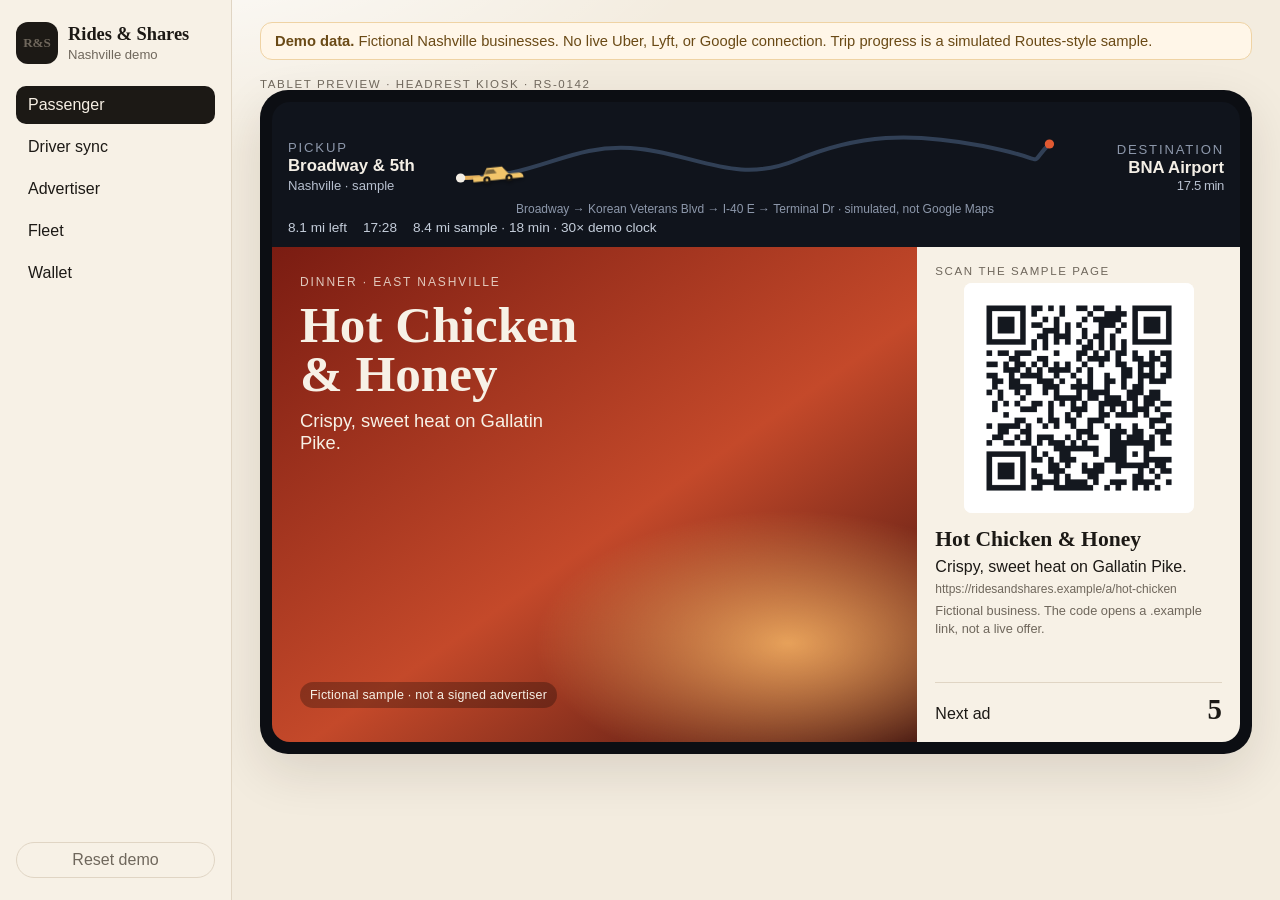
<file: prototype/index.html>
<!DOCTYPE html>
<html lang="en">
<head>
  <meta charset="utf-8" />
  <meta name="viewport" content="width=device-width, initial-scale=1" />
  <title>Rides &amp; Shares · Nashville demo</title>
  <link rel="stylesheet" href="styles.css" />
</head>
<body>
  <div class="app">
    <aside class="nav">
      <div class="brand">
        <span class="mark" aria-hidden="true">R&amp;S</span>
        <div>
          <strong>Rides &amp; Shares</strong>
          <span>Nashville demo</span>
        </div>
      </div>
      <nav aria-label="Demo screens">
        <a href="#passenger" data-screen="passenger">Passenger</a>
        <a href="#sync" data-screen="sync">Driver sync</a>
        <a href="#advertiser" data-screen="advertiser">Advertiser</a>
        <a href="#fleet" data-screen="fleet">Fleet</a>
        <a href="#wallet" data-screen="wallet">Wallet</a>
      </nav>
      <button type="button" class="text-btn" id="reset-demo">Reset demo</button>
    </aside>

    <div class="main">
      <p class="banner">
        <strong>Demo data.</strong>
        Fictional Nashville businesses. No live Uber, Lyft, or Google connection.
        Trip progress is a simulated Routes-style sample.
      </p>

      <section id="screen-passenger" class="screen" data-screen="passenger">
        <p class="screen-kicker">Tablet preview · headrest kiosk · RS-0142</p>
        <div class="bezel">
          <div class="kiosk">
            <header class="ride">
              <div class="ride-end">
                <span class="kicker">Pickup</span>
                <strong>Broadway &amp; 5th</strong>
                <span>Nashville · sample</span>
              </div>
              <div class="ride-map-wrap">
                <div class="ride-map">
                  <svg id="route-svg" viewBox="0 0 600 86" preserveAspectRatio="none" role="img" aria-label="Simulated route from Broadway to the airport">
                    <path id="route-base" d="M16 62 C 90 62, 120 28, 180 32 S 280 70, 340 44 S 450 16, 520 30 S 560 52, 584 28" />
                    <path id="route-done" d="M16 62 C 90 62, 120 28, 180 32 S 280 70, 340 44 S 450 16, 520 30 S 560 52, 584 28" />
                    <circle cx="16" cy="62" r="4.5" class="pin pin-start" />
                    <circle cx="584" cy="28" r="4.5" class="pin pin-end" />
                  </svg>
                  <div id="trip-car" class="car" aria-hidden="true">
                    <svg viewBox="0 0 68 32">
                      <path fill="#f2c56a" d="M6 20h12l5-9h18l7 9h12a5 5 0 0 1 5 5v1H6v-6z" />
                      <path fill="#1a1814" d="M23 13h8l3 5H20z" opacity=".55" />
                      <circle cx="22" cy="25" r="4.2" fill="#1a1814" />
                      <circle cx="48" cy="25" r="4.2" fill="#1a1814" />
                      <circle cx="22" cy="25" r="1.6" fill="#f2c56a" />
                      <circle cx="48" cy="25" r="1.6" fill="#f2c56a" />
                    </svg>
                  </div>
                </div>
                <p class="route-note" id="route-note">Simulated route · not Google Maps</p>
              </div>
              <div class="ride-end dest">
                <span class="kicker">Destination</span>
                <strong>BNA Airport</strong>
                <span id="trip-clock" class="clock">18.0 min</span>
              </div>
            </header>
            <div class="ride-meta">
              <span id="trip-miles">8.4 mi left</span>
              <span id="trip-clock-small">18:00</span>
              <span>8.4 mi sample · 18 min · 30× demo clock</span>
              <button type="button" id="replay-trip" hidden>Replay sample trip</button>
            </div>
            <div class="stage">
              <article class="poster" id="poster" aria-live="polite"></article>
              <aside class="qr-card">
                <p class="kicker">Scan the sample page</p>
                <canvas id="qr-canvas" width="240" height="240" aria-label="QR code"></canvas>
                <h3 id="qr-name">Advertiser</h3>
                <p id="qr-tag"></p>
                <p id="qr-url" class="url"></p>
                <p class="fine">Fictional business. The code opens a .example link, not a live offer.</p>
                <div class="ad-timer">
                  <span>Next ad</span>
                  <strong id="ad-count">6</strong>
                </div>
              </aside>
            </div>
          </div>
        </div>
      </section>

      <section id="screen-sync" class="screen" data-screen="sync" hidden>
        <header class="page-head">
          <div>
            <p class="screen-kicker">Driver phone</p>
            <h1>Send ads to the tablet</h1>
          </div>
          <p class="lede">Simulated Bluetooth. This page does not use a radio, a second device, or a network. Files stay in this browser tab.</p>
        </header>
        <div class="sync-layout">
        <div class="phone">
          <div class="phone-bar"><span>Rides &amp; Shares</span><span>Driver</span></div>
          <div id="sync-status" class="sync-status"></div>
          <ol id="file-list" class="file-list"></ol>
          <div class="sync-actions">
            <button type="button" id="connect-btn" class="btn primary">Connect</button>
            <button type="button" id="transfer-btn" class="btn" disabled>Transfer ads</button>
          </div>
          <p id="sync-log" class="sync-log" aria-live="polite"></p>
        </div>
        <aside class="card sync-aside">
          <div class="card-head">
            <h2>What this copies</h2>
            <span class="pill">Sample files</span>
          </div>
          <ul class="aside-list">
            <li><strong>Lantern Jazz Room</strong><span>Printers Alley · fictional</span></li>
            <li><strong>Germantown Coffee Roasters</strong><span>Germantown · fictional</span></li>
            <li><strong>12South Plant Shop</strong><span>12South · fictional</span></li>
          </ul>
          <p class="fine">After the transfer, open Passenger. The slideshow grows from 5 ads to 8, and the new slides are marked as coming from this sync. Fleet shows a fresh “last sync” on RS-0142. Advertiser marks those three campaigns as on the tablet.</p>
        </aside>
        </div>
      </section>

      <section id="screen-advertiser" class="screen" data-screen="advertiser" hidden>
        <header class="page-head">
          <div>
            <p class="screen-kicker">Advertiser dashboard</p>
            <h1>Sample campaigns</h1>
          </div>
          <p class="lede">Reporting for fictional businesses. Impressions, scans, and rates are demo figures, not measurements from a live network.</p>
        </header>
        <div class="kpis" id="kpis"></div>
        <div class="split">
          <div class="card">
            <div class="card-head">
              <h2 id="chart-title">Week of sample plays</h2>
              <span class="pill">Demo chart</span>
            </div>
            <div id="chart" class="chart"></div>
          </div>
          <div class="card">
            <div class="card-head">
              <h2>Campaigns</h2>
              <span class="pill" id="device-pill">RS-0142</span>
            </div>
            <div class="table-wrap">
              <table>
                <thead>
                  <tr>
                    <th>Business</th>
                    <th>Impressions</th>
                    <th>QR scans</th>
                    <th>Scan rate</th>
                    <th>On tablet</th>
                  </tr>
                </thead>
                <tbody id="campaign-rows"></tbody>
              </table>
            </div>
          </div>
        </div>
      </section>

      <section id="screen-fleet" class="screen" data-screen="fleet" hidden>
        <header class="page-head">
          <div>
            <p class="screen-kicker">Fleet</p>
            <h1>Tablets</h1>
          </div>
          <p class="lede">Device status in this demo. Battery, sync time, and app version are sample fields. Controls do not reach a real tablet.</p>
        </header>
        <div class="card">
          <div class="table-wrap">
            <table>
              <thead>
                <tr>
                  <th>Tablet</th>
                  <th>Status</th>
                  <th>Battery</th>
                  <th>Last sync</th>
                  <th>App</th>
                  <th>Assignment</th>
                </tr>
              </thead>
              <tbody id="fleet-rows"></tbody>
            </table>
          </div>
        </div>
        <div class="card controls">
          <div class="card-head">
            <h2>Controls · <span id="control-target">RS-0142</span></h2>
            <span class="pill">Simulated</span>
          </div>
          <div class="control-row">
            <button type="button" class="btn" id="btn-restart">Restart slideshow</button>
            <button type="button" class="btn" id="btn-ping">Ping tablet</button>
            <button type="button" class="btn" id="btn-charge">Toggle charging</button>
          </div>
          <p id="control-note" class="fine">Commands update this demo only.</p>
        </div>
      </section>

      <section id="screen-wallet" class="screen" data-screen="wallet" hidden>
        <header class="page-head">
          <div>
            <p class="screen-kicker">Driver wallet</p>
            <h1>October sample ledger</h1>
          </div>
          <p class="lede">Maya Chen is a fictional driver. These incentives are demo numbers, not a bank balance and not paid by Uber or Lyft.</p>
        </header>
        <div class="wallet-hero card">
          <div>
            <span class="kicker">Month to date · sample</span>
            <p class="total" id="wallet-total">$256.40</p>
            <p class="fine">RS-0142 · Nashville · fictional ledger</p>
          </div>
          <ul class="bonus-list" id="bonus-list"></ul>
        </div>
        <div class="card">
          <div class="card-head">
            <h2>How the sample adds up</h2>
            <span class="pill">Not a payout</span>
          </div>
          <ol class="activity" id="activity"></ol>
        </div>
      </section>
    </div>
  </div>
  <div id="toast" class="toast" hidden></div>
  <script src="qr.js"></script>
  <script src="app.js"></script>
</body>
</html>
</file>
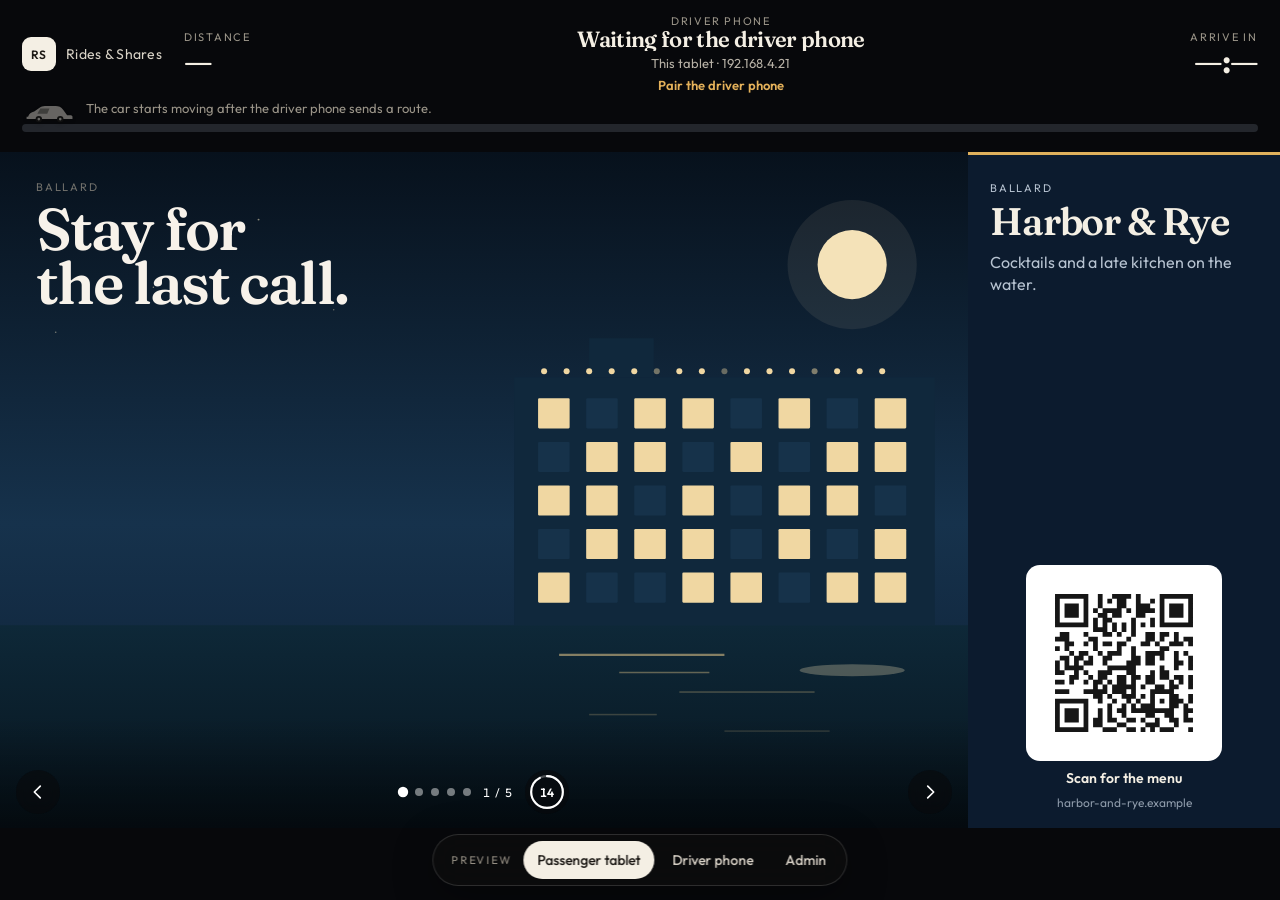
<file: web/index.html>
<!DOCTYPE html>
<html lang="en">
<head>
  <meta charset="utf-8">
  <meta name="viewport" content="width=device-width, initial-scale=1">
  <title>Rides &amp; Shares — Passenger tablet</title>
  <link rel="stylesheet" href="css/app.css">
</head>
<body>
  <section id="view-tablet" class="view view-tablet is-waiting" aria-label="Passenger tablet">
    <header class="ride" id="ride">
      <div class="brand">
        <span class="mark" aria-hidden="true">RS</span>
        <span class="brand-name">Rides &amp; Shares</span>
      </div>
      <div class="ride-metrics">
        <div class="metric">
          <span class="metric-label" id="mile-label">Distance</span>
          <strong id="mile-value">—</strong>
        </div>
        <div class="dest">
          <span class="metric-label" id="dest-kicker">Driver phone</span>
          <strong id="dest-value">Waiting for the driver phone</strong>
          <span id="dest-sub">This tablet · 192.168.4.21</span>
          <button type="button" id="open-driver" class="text-btn">Pair the driver phone</button>
        </div>
        <div class="metric metric-time">
          <span class="metric-label" id="time-label">Arrive in</span>
          <strong id="time-value" aria-live="polite">—:—</strong>
        </div>
      </div>
    </header>

    <div class="track-wrap" id="track-wrap">
      <div
        id="track"
        class="track"
        role="progressbar"
        aria-valuemin="0"
        aria-valuemax="100"
        aria-valuenow="0"
        aria-label="Ride progress"
      >
        <div class="track-fill" id="track-fill"></div>
      </div>
      <div class="car" id="car" aria-hidden="true">
        <svg viewBox="0 0 68 32">
          <path fill="currentColor" d="M8 21c1-4 4-6 8-7l7-5c2-1 4-2 7-2h14c4 0 7 1 10 5l5 7h5c1 0 2 1 2 2v3H6v-3h2z"/>
          <path fill="#1b1a17" opacity=".45" d="M24 10h12l-3 7H20z"/>
          <circle cx="22" cy="24" r="4.2" fill="#1b1a17"/>
          <circle cx="22" cy="24" r="1.7" fill="#f4efe4"/>
          <circle cx="50" cy="24" r="4.2" fill="#1b1a17"/>
          <circle cx="50" cy="24" r="1.7" fill="#f4efe4"/>
        </svg>
      </div>
      <p class="track-note" id="track-note">The car starts moving after the driver phone sends a route.</p>
    </div>

    <div class="stage">
      <div class="creative">
        <div class="slides" id="slides"></div>
        <div class="poster-empty" id="poster-empty" hidden>
          <p>Every ad is paused.</p>
          <button type="button" id="empty-admin">Open campaigns</button>
        </div>
        <div class="creative-ui">
          <button type="button" id="slide-prev" class="round" aria-label="Previous advertisement">
            <svg viewBox="0 0 24 24" aria-hidden="true"><path d="M14.5 5.5 8 12l6.5 6.5" fill="none" stroke="currentColor" stroke-width="1.8" stroke-linecap="round" stroke-linejoin="round"/></svg>
          </button>
          <div class="creative-center">
            <div id="dots" class="dots"></div>
            <span id="slide-count" class="slide-count">1 / 5</span>
            <button type="button" id="slide-skip" class="ring" aria-label="Next advertisement">
              <svg viewBox="0 0 36 36" aria-hidden="true">
                <circle cx="18" cy="18" r="15" fill="none" stroke="rgba(255,255,255,.28)" stroke-width="2"></circle>
                <circle id="ring-fg" cx="18" cy="18" r="15" fill="none" stroke="#fff" stroke-width="2" stroke-linecap="round"></circle>
              </svg>
              <span id="ring-num">15</span>
            </button>
          </div>
          <button type="button" id="slide-next" class="round" aria-label="Next advertisement">
            <svg viewBox="0 0 24 24" aria-hidden="true"><path d="M9.5 5.5 16 12l-6.5 6.5" fill="none" stroke="currentColor" stroke-width="1.8" stroke-linecap="round" stroke-linejoin="round"/></svg>
          </button>
        </div>
      </div>
      <aside class="panel" id="panel">
        <div class="panel-copy">
          <p class="eyebrow" id="panel-eye"></p>
          <h1 id="panel-name"></h1>
          <p class="tagline" id="panel-tag"></p>
        </div>
        <button type="button" id="qr-button" class="qr-button">
          <span class="qr-frame">
            <span class="qr-stack" id="qr-stack"></span>
          </span>
          <span class="scan-label" id="scan-label"></span>
          <span class="info-url" id="info-url"></span>
        </button>
      </aside>
    </div>

    <div class="sheet" id="scan-sheet" hidden>
      <div class="sheet-card" role="dialog" aria-modal="true" aria-labelledby="sheet-name">
        <p class="eyebrow">Passenger phone</p>
        <h2 id="sheet-name"></h2>
        <p id="sheet-url" class="sheet-url"></p>
        <p class="sheet-note">The QR code opens this page. A sample scan was saved on the admin desk.</p>
        <button type="button" id="sheet-close" class="btn-primary">Close</button>
      </div>
    </div>
  </section>

  <section id="view-driver" class="view view-driver" hidden aria-label="Driver phone">
    <div class="phone">
      <div class="phone-screen">
        <div class="status-bar" aria-hidden="true">
          <span>9:41</span>
          <span class="status-icons">Bluetooth · LTE</span>
        </div>
        <div class="phone-body">
          <p class="phone-kicker">Rides &amp; Shares</p>
          <h1 id="phone-title">Driver phone</h1>
          <p id="phone-lead" class="phone-lead">Pair the headrest tablet over Bluetooth, then send the destination and the distance left.</p>

          <div id="phase-idle">
            <div class="bt-mark" aria-hidden="true">
              <svg viewBox="0 0 24 24"><path fill="currentColor" d="M6.5 7.2 12 3.2v6.3l3.2-2.4.8 1.1L12.9 12l3.1 3.8-.8 1.1L12 14.5v6.3l-5.5-4 4.2-3.2-4.2-3.2zm6.5-1.3v3.2L15.4 7.6 13 5.9zm0 10.3v3.2l2.4-1.8-2.4-1.4z"/></svg>
            </div>
            <p class="phase-status">Not paired</p>
            <button type="button" id="bt-search" class="btn-primary">Search for the tablet</button>
          </div>

          <div id="phase-scanning" hidden>
            <div class="radar" aria-hidden="true"></div>
            <p class="phase-status">Searching nearby…</p>
            <button type="button" id="bt-cancel" class="btn-text">Cancel</button>
          </div>

          <div id="phase-found" hidden>
            <button type="button" id="bt-device" class="device">
              <span class="device-mark">RS</span>
              <span>
                <strong>Headrest tablet</strong>
                <span>RS-2041 · ready to pair</span>
              </span>
              <span class="chev" aria-hidden="true">›</span>
            </button>
            <button type="button" id="bt-back" class="btn-text">Search again</button>
          </div>

          <div id="phase-connecting" hidden>
            <div class="radar" aria-hidden="true"></div>
            <p class="phase-status">Pairing with RS-2041…</p>
          </div>

          <div id="phase-connected" hidden>
            <div class="linked-banner">
              <span class="dot-live" aria-hidden="true"></span>
              Bluetooth connected to RS-2041
            </div>
            <p class="field-label">Destination</p>
            <div class="chips" id="route-chips"></div>
            <div class="readouts">
              <div class="readout">
                <span>Remaining</span>
                <strong id="phone-miles">4.2 mi</strong>
                <span id="phone-total">of 6.8 mi</span>
                <div class="steppers">
                  <button type="button" id="mi-minus" aria-label="Decrease distance">−</button>
                  <button type="button" id="mi-plus" aria-label="Increase distance">+</button>
                </div>
              </div>
              <div class="readout">
                <span>Arrive in</span>
                <strong id="phone-time">12:00</strong>
                <span>demo clock is fast</span>
                <div class="steppers">
                  <button type="button" id="min-minus" aria-label="One minute less">−</button>
                  <button type="button" id="min-plus" aria-label="One minute more">+</button>
                </div>
              </div>
            </div>
            <button type="button" id="bt-send" class="btn-primary">Send to tablet</button>
            <p id="share-status" class="share-status" aria-live="polite"></p>
            <button type="button" id="see-tablet" class="btn-ghost" hidden>See it on the tablet</button>
            <ol id="send-log" class="send-log"></ol>
            <button type="button" id="bt-disconnect" class="btn-text">Disconnect</button>
          </div>
        </div>
      </div>
    </div>
  </section>

  <section id="view-admin" class="view view-admin" hidden aria-label="Admin desk">
    <aside class="side">
      <div class="side-brand">
        <span class="mark" aria-hidden="true">RS</span>
        <div>
          <strong>Rides &amp; Shares</strong>
          <span>Advertiser desk</span>
        </div>
      </div>
      <nav class="side-nav" aria-label="Admin">
        <button type="button" data-panel="overview" id="nav-overview">Overview</button>
        <button type="button" data-panel="campaigns" id="nav-campaigns">Campaigns</button>
        <button type="button" data-panel="tablets" id="nav-tablets">Tablets</button>
        <button type="button" data-panel="rides" id="nav-rides">Rides</button>
      </nav>
      <p class="side-note">Five sample businesses. No billing, and no live advertisers.</p>
    </aside>
    <div class="admin-main">
      <header class="admin-top">
        <div>
          <p class="eyebrow" id="admin-kicker">Sample week</p>
          <h1 id="admin-title">Overview</h1>
        </div>
        <p id="today" class="today"></p>
      </header>

      <div id="panel-overview">
        <div class="kpis">
          <article class="kpi">
            <span>Impressions</span>
            <strong id="kpi-impressions">0</strong>
          </article>
          <article class="kpi">
            <span>QR scans</span>
            <strong id="kpi-scans">0</strong>
          </article>
          <article class="kpi">
            <span>Scan rate</span>
            <strong id="kpi-rate">0%</strong>
          </article>
          <article class="kpi">
            <span>Tablets online</span>
            <strong id="kpi-tablets">2 of 3</strong>
          </article>
        </div>
        <p class="session-line" id="session-line"></p>
        <div class="split">
          <section class="card">
            <h2>Impressions by business</h2>
            <div id="chart" class="chart"></div>
          </section>
          <section class="card">
            <h2>Recent activity</h2>
            <div id="activity" class="activity"></div>
          </section>
        </div>
        <p class="fine">Sample week totals sit underneath this browser. The slideshow adds impressions. Tapping a QR code adds a scan.</p>
      </div>

      <div id="panel-campaigns" hidden>
        <div id="campaign-list" class="cards"></div>
        <article id="campaign-detail" class="detail" hidden>
          <button type="button" id="campaign-back" class="back">All campaigns</button>
          <div class="detail-grid">
            <img id="detail-art" alt="" class="detail-art">
            <div>
              <p class="eyebrow" id="detail-eye"></p>
              <h2 id="detail-name"></h2>
              <p id="detail-tag" class="tagline"></p>
              <p id="detail-url" class="mono"></p>
              <div class="detail-stats">
                <div><span>Impressions</span><strong id="detail-impr">0</strong></div>
                <div><span>Scans</span><strong id="detail-scans">0</strong></div>
                <div><span>This session</span><strong id="detail-session">0</strong></div>
              </div>
              <button type="button" id="campaign-toggle" class="btn-primary slim">Pause this ad</button>
            </div>
            <img id="detail-qr" alt="" class="detail-qr">
          </div>
        </article>
      </div>

      <div id="panel-tablets" hidden>
        <div id="tablet-list" class="list"></div>
        <article id="tablet-detail" class="detail" hidden>
          <button type="button" id="tablet-back" class="back">All tablets</button>
          <h2 id="tablet-name"></h2>
          <p id="tablet-place" class="tagline"></p>
          <dl class="facts" id="tablet-facts"></dl>
          <button type="button" id="tablet-open" class="btn-ghost slim" hidden>Open the passenger tablet</button>
        </article>
      </div>

      <div id="panel-rides" hidden>
        <div class="card flush" id="ride-card">
          <table>
            <thead>
              <tr>
                <th>When</th>
                <th>Destination</th>
                <th>Tablet</th>
                <th>Minutes</th>
                <th>Ads</th>
                <th>Scans</th>
              </tr>
            </thead>
            <tbody id="ride-body"></tbody>
          </table>
        </div>
        <article id="ride-detail" class="detail" hidden>
          <button type="button" id="ride-back" class="back">All rides</button>
          <h2 id="ride-title"></h2>
          <dl class="facts" id="ride-facts"></dl>
        </article>
      </div>
    </div>
  </section>

  <nav class="dock" aria-label="Prototype screens">
    <span class="dock-label">Preview</span>
    <button type="button" id="nav-tablet" data-view="tablet" aria-current="true">Passenger tablet</button>
    <button type="button" id="nav-driver" data-view="driver">Driver phone</button>
    <button type="button" id="nav-admin" data-view="admin">Admin</button>
  </nav>

  <script src="js/catalog.js"></script>
  <script src="js/app.js"></script>
</body>
</html>
</file>
<file: prototype/styles.css>
:root {
  --ink: #1c1915;
  --muted: #6f675c;
  --paper: #f3ecdf;
  --paper-2: #e7decd;
  --card: #fffaf3;
  --line: #e0d5c4;
  --ember: #d4532b;
  --ember-deep: #9d3416;
  --pine: #1d6b4d;
  --gold: #e2b15a;
  --navy: #171d27;
  --kiosk: #10141c;
  --kiosk-2: #1a2130;
  --shadow: 0 18px 50px rgba(40, 28, 14, 0.12);
  --sans: "Avenir Next", "Segoe UI", "Helvetica Neue", sans-serif;
  --serif: "Iowan Old Style", Palatino, "Palatino Linotype", Georgia, serif;
  color-scheme: light;
}

* { box-sizing: border-box; }
html, body { margin: 0; padding: 0; }
body {
  font-family: var(--sans);
  color: var(--ink);
  background:
    radial-gradient(1200px 500px at 10% -10%, #fff 0%, transparent 50%),
    var(--paper);
  min-height: 100vh;
}
button, a { font: inherit; }
button { cursor: pointer; }
:focus-visible {
  outline: 3px solid var(--ember);
  outline-offset: 2px;
}

.app {
  display: grid;
  grid-template-columns: 232px 1fr;
  min-height: 100vh;
}

.nav {
  position: sticky;
  top: 0;
  height: 100vh;
  padding: 22px 16px;
  display: flex;
  flex-direction: column;
  gap: 22px;
  background: #f7f1e6;
  border-right: 1px solid var(--line);
}
.brand {
  display: flex;
  gap: 10px;
  align-items: center;
}
.brand strong { display: block; font-family: var(--serif); font-size: 1.15rem; }
.brand span { color: var(--muted); font-size: 0.82rem; }
.mark {
  width: 42px;
  height: 42px;
  border-radius: 12px;
  display: grid;
  place-items: center;
  background: var(--ink);
  color: #f6e7c4;
  font-family: var(--serif);
  font-weight: 700;
}
.nav nav { display: flex; flex-direction: column; gap: 4px; }
.nav a {
  text-decoration: none;
  color: var(--ink);
  padding: 10px 12px;
  border-radius: 10px;
}
.nav a:hover { background: var(--paper-2); }
.nav a[aria-current="page"] {
  background: var(--ink);
  color: #f6efe4;
}
.text-btn {
  margin-top: auto;
  background: transparent;
  border: 1px solid var(--line);
  border-radius: 999px;
  padding: 8px 12px;
  color: var(--muted);
}
.text-btn:hover { color: var(--ink); border-color: var(--ink); }

.main { padding: 22px 28px 40px; min-width: 0; }
.banner {
  margin: 0 0 18px;
  padding: 10px 14px;
  background: #fff6e8;
  border: 1px solid #efd3a4;
  border-radius: 12px;
  color: #6a4a16;
  font-size: 0.92rem;
}
.screen-kicker, .kicker {
  margin: 0;
  text-transform: uppercase;
  letter-spacing: 0.14em;
  font-size: 0.72rem;
  color: var(--muted);
}
.page-head {
  display: flex;
  justify-content: space-between;
  gap: 24px;
  align-items: end;
  margin-bottom: 18px;
}
.page-head h1, .card h2 {
  font-family: var(--serif);
  font-weight: 600;
  margin: 4px 0 0;
}
.page-head h1 { font-size: 2.1rem; }
.lede { max-width: 42rem; color: var(--muted); margin: 0; line-height: 1.45; }

.bezel {
  background: #0c0e13;
  border-radius: 28px;
  padding: 12px;
  box-shadow: var(--shadow);
}
.kiosk {
  background: var(--kiosk);
  color: #f4efe6;
  border-radius: 18px;
  overflow: hidden;
  min-height: 640px;
  display: flex;
  flex-direction: column;
}
.ride {
  display: grid;
  grid-template-columns: 148px 1fr 150px;
  gap: 8px;
  align-items: center;
  padding: 14px 16px 4px;
}
.ride-end strong { display: block; font-size: 1.05rem; }
.ride-end span { color: #b7c0cf; font-size: 0.82rem; }
.ride .kicker { color: #8d98ab; }
.dest { text-align: right; }
.clock {
  display: block;
  font-variant-numeric: tabular-nums;
  font-size: 1.35rem;
  color: #f2c56a;
  letter-spacing: -0.03em;
}
.ride-map { position: relative; height: 86px; }
.ride-map svg { width: 100%; height: 86px; display: block; }
#route-base {
  fill: none;
  stroke: #314056;
  stroke-width: 4;
  stroke-linecap: round;
}
#route-done {
  fill: none;
  stroke: #e7b15a;
  stroke-width: 4;
  stroke-linecap: round;
}
.pin-start { fill: #f4efe6; }
.pin-end { fill: #e15a32; }
.car {
  position: absolute;
  width: 58px;
  height: 28px;
  left: 0;
  top: 0;
  filter: drop-shadow(0 2px 2px rgba(0,0,0,.35));
}
.car svg { width: 100%; height: 100%; display: block; }
.route-note {
  margin: 0;
  text-align: center;
  color: #8d98ab;
  font-size: 0.75rem;
}
.ride-meta {
  display: flex;
  flex-wrap: wrap;
  gap: 10px 16px;
  align-items: center;
  padding: 0 16px 12px;
  color: #c5cedb;
  font-size: 0.85rem;
  font-variant-numeric: tabular-nums;
}
.ride-meta button {
  margin-left: auto;
  background: transparent;
  color: #f2c56a;
  border: 1px solid #8a6a2e;
  border-radius: 999px;
  padding: 4px 10px;
}

.stage {
  flex: 1;
  display: grid;
  grid-template-columns: minmax(0, 1.7fr) minmax(220px, 0.85fr);
  min-height: 380px;
  background: #0c1016;
}
.poster { position: relative; overflow: hidden; min-height: 360px; }
.poster-face {
  position: absolute;
  inset: 0;
  padding: 28px 28px 22px;
  display: flex;
  flex-direction: column;
  animation: rise 420ms ease;
}
@keyframes rise {
  from { opacity: 0; transform: translateY(8px); }
  to { opacity: 1; transform: none; }
}
.poster h2 {
  font-family: var(--serif);
  font-size: clamp(2.2rem, 4vw, 4rem);
  line-height: 0.95;
  margin: 12px 0;
  max-width: 11ch;
}
.poster .tag { font-size: 1.15rem; max-width: 28ch; margin: 0; }
.poster .fictional {
  margin-top: auto;
  align-self: flex-start;
  padding: 6px 10px;
  border-radius: 999px;
  font-size: 0.78rem;
  letter-spacing: 0.02em;
}
.tone-light { color: #f7f1e6; }
.tone-light .fictional { background: rgba(0,0,0,.28); }
.tone-dark { color: #1c1915; }
.tone-dark .fictional { background: rgba(255,255,255,.55); }
.eyebrow { margin: 0; letter-spacing: 0.16em; text-transform: uppercase; font-size: 0.75rem; opacity: 0.8; }
.motif { position: absolute; right: -20px; bottom: -30px; width: 220px; height: 220px; opacity: 0.9; pointer-events: none; }
.ribbon {
  position: absolute;
  top: 16px;
  right: 16px;
  background: #f2c56a;
  color: #1c1915;
  font-size: 0.75rem;
  font-weight: 700;
  letter-spacing: 0.06em;
  text-transform: uppercase;
  padding: 6px 8px;
  border-radius: 6px;
  z-index: 2;
}

.theme-chicken { background:
  radial-gradient(420px 220px at 80% 80%, #e7a15a 0%, transparent 60%),
  linear-gradient(145deg, #7a1c12, #c4492a 55%, #3d100d); }
.theme-pour { background:
  radial-gradient(280px 280px at 90% 20%, rgba(231, 177, 90, 0.35), transparent 60%),
  linear-gradient(160deg, #2a1220, #6d2438); }
.theme-records { background:
  radial-gradient(200px 200px at 85% 70%, #c4492a 0%, transparent 55%),
  #141210; }
.theme-biscuit { background:
  linear-gradient(165deg, #f6e3a8, #f0d48a 40%, #e7c98a); }
.theme-dental { background:
  linear-gradient(180deg, #f4faf7, #d7ebe3); }
.theme-jazz { background:
  linear-gradient(#1a2740 1px, transparent 1px) 0 0 / 100% 18px,
  linear-gradient(160deg, #101826, #24344f); }
.theme-coffee { background:
  radial-gradient(240px 180px at 80% 75%, #e7d3b0, transparent 70%),
  linear-gradient(160deg, #3a2418, #6a3b24); }
.theme-plants { background:
  radial-gradient(260px 200px at 90% 80%, #d7e7b8, transparent 60%),
  linear-gradient(165deg, #14362c, #1f6b4d); }

.vinyl {
  width: 180px; height: 180px; border-radius: 50%;
  background:
    radial-gradient(circle at 50% 50%, #f3ecdf 0 8px, #141210 9px 18px, #2a2a2a 19px, #111 62px, #1b1b1b 63px);
  animation: spin 8s linear infinite;
}
@keyframes spin { to { transform: rotate(360deg); } }
.glass {
  width: 140px; height: 180px; border: 10px solid rgba(242, 197, 106, 0.8);
  border-radius: 0 0 70px 70px; border-top: 0;
}
.leaf {
  width: 150px; height: 150px; border-radius: 0 80px;
  background: #d7e7b8; transform: rotate(30deg);
}

.qr-card {
  background: #f7f1e6;
  color: var(--ink);
  padding: 18px 18px 16px;
  display: flex;
  flex-direction: column;
  gap: 6px;
}
.qr-card h3 { margin: 8px 0 0; font-family: var(--serif); font-size: 1.35rem; }
.qr-card p { margin: 0; }
#qr-canvas {
  width: min(100%, 230px);
  height: auto;
  align-self: center;
  background: white;
  border-radius: 8px;
}
.url { font-size: 0.75rem; color: var(--muted); word-break: break-all; }
.fine { color: var(--muted); font-size: 0.8rem; line-height: 1.4; }
.ad-timer {
  margin-top: auto;
  display: flex;
  justify-content: space-between;
  align-items: baseline;
  border-top: 1px solid var(--line);
  padding-top: 10px;
  font-variant-numeric: tabular-nums;
}
.ad-timer strong { font-size: 1.8rem; font-family: var(--serif); }

.sync-layout {
  display: grid;
  grid-template-columns: minmax(320px, 440px) minmax(260px, 1fr);
  gap: 16px;
  align-items: start;
}
.phone {
  background: var(--card);
  border: 1px solid var(--line);
  border-radius: 28px;
  padding: 18px 18px 20px;
  box-shadow: var(--shadow);
}
.aside-list { list-style: none; margin: 12px 0; padding: 0; }
.aside-list li { padding: 10px 0; border-bottom: 1px solid var(--line); }
.aside-list span { display: block; color: var(--muted); font-size: 0.85rem; }
.phone-bar {
  display: flex;
  justify-content: space-between;
  font-size: 0.8rem;
  color: var(--muted);
  padding-bottom: 8px;
  border-bottom: 1px solid var(--line);
}
.sync-status {
  margin-top: 14px;
  padding: 12px;
  border-radius: 14px;
  background: #f6f0e4;
}
.sync-status strong { display: block; font-size: 1.05rem; }
.sync-status span { color: var(--muted); font-size: 0.85rem; }
.file-list { list-style: none; padding: 0; margin: 14px 0; }
.file-list li {
  display: grid;
  grid-template-columns: 1fr auto;
  gap: 4px 10px;
  padding: 10px 0;
  border-bottom: 1px solid var(--line);
}
.file-list .bar {
  grid-column: 1 / -1;
  height: 6px;
  background: var(--paper-2);
  border-radius: 99px;
  overflow: hidden;
}
.file-list .bar i {
  display: block;
  height: 100%;
  width: 0;
  background: var(--pine);
}
.sync-actions { display: flex; gap: 8px; }
.sync-log { min-height: 1.2em; color: var(--pine); font-size: 0.92rem; }

.btn {
  border: 1px solid var(--ink);
  background: transparent;
  color: var(--ink);
  border-radius: 999px;
  padding: 10px 14px;
}
.btn:disabled { opacity: 0.4; cursor: not-allowed; }
.btn.primary { background: var(--ember); border-color: var(--ember); color: white; }
.btn.primary:hover:not(:disabled) { background: var(--ember-deep); }

.kpis {
  display: grid;
  grid-template-columns: repeat(4, 1fr);
  gap: 12px;
  margin-bottom: 14px;
}
.kpi {
  background: var(--card);
  border: 1px solid var(--line);
  border-radius: 16px;
  padding: 14px 16px;
}
.kpi strong {
  display: block;
  margin-top: 6px;
  font-family: var(--serif);
  font-size: 1.8rem;
  font-variant-numeric: tabular-nums;
}
.kpi.accent { border-top: 4px solid var(--ember); }
.split {
  display: grid;
  grid-template-columns: 280px 1fr;
  gap: 14px;
  align-items: start;
}
.card {
  background: var(--card);
  border: 1px solid var(--line);
  border-radius: 16px;
  padding: 14px 16px 16px;
}
.card-head { display: flex; justify-content: space-between; align-items: center; gap: 8px; }
.pill {
  font-size: 0.75rem;
  letter-spacing: 0.04em;
  text-transform: uppercase;
  border: 1px solid var(--line);
  border-radius: 999px;
  padding: 4px 8px;
  color: var(--muted);
}
.chart {
  display: flex;
  align-items: end;
  gap: 8px;
  height: 180px;
  margin-top: 16px;
}
.chart div { flex: 1; display: flex; flex-direction: column; align-items: center; gap: 6px; height: 100%; justify-content: end; }
.chart b {
  display: block;
  width: 100%;
  background: var(--ink);
  border-radius: 6px 6px 2px 2px;
  min-height: 4px;
}
.chart span { font-size: 0.72rem; color: var(--muted); }
.table-wrap { overflow-x: auto; }
table { width: 100%; border-collapse: collapse; font-variant-numeric: tabular-nums; }
th, td { text-align: left; padding: 10px 8px; border-bottom: 1px solid var(--line); font-size: 0.92rem; }
th { color: var(--muted); font-weight: 600; font-size: 0.75rem; letter-spacing: 0.06em; text-transform: uppercase; }
tr.selected { background: #f6ecda; }
tbody tr { cursor: pointer; }
.status { display: inline-flex; align-items: center; gap: 6px; }
.dot { width: 8px; height: 8px; border-radius: 50%; background: var(--pine); display: inline-block; }
.dot.off { background: #b9aea0; }
.dot.warn { background: var(--gold); }
.battery {
  width: 54px; height: 10px; border: 1px solid var(--ink); border-radius: 3px;
  display: inline-block; vertical-align: middle; margin-right: 6px; position: relative;
}
.battery i { display: block; height: 100%; background: var(--pine); }
.battery.low i { background: var(--ember); }
.battery.charging i { background: var(--gold); }
.wait { color: #9a5b12; }
.live { color: var(--pine); }

.controls { margin-top: 14px; }
.control-row { display: flex; flex-wrap: wrap; gap: 8px; margin-top: 8px; }

.wallet-hero {
  display: grid;
  grid-template-columns: 240px 1fr;
  gap: 18px;
  margin-bottom: 14px;
}
.total {
  font-family: var(--serif);
  font-size: 3.4rem;
  margin: 6px 0;
  letter-spacing: -0.03em;
}
.bonus-list { list-style: none; margin: 0; padding: 0; display: grid; gap: 8px; }
.bonus-list li {
  display: flex;
  justify-content: space-between;
  gap: 12px;
  padding: 10px 0;
  border-bottom: 1px solid var(--line);
}
.activity { margin: 8px 0 0; padding-left: 18px; }
.activity li { margin: 8px 0; line-height: 1.4; }

.toast {
  position: fixed;
  bottom: 16px;
  right: 16px;
  max-width: 320px;
  background: var(--ink);
  color: #f6efe4;
  padding: 12px 14px;
  border-radius: 12px;
  box-shadow: var(--shadow);
}

@media (max-width: 1080px) {
  .app { grid-template-columns: 1fr; }
  .nav {
    position: sticky;
    top: 0;
    height: auto;
    z-index: 5;
    flex-direction: row;
    align-items: center;
    gap: 12px;
    padding: 8px 12px;
    border-right: 0;
    border-bottom: 1px solid var(--line);
  }
  .nav nav { flex-direction: row; flex: 1; overflow-x: auto; }
  .nav a { white-space: nowrap; padding: 8px 10px; }
  .text-btn { margin-top: 0; }
  .brand span { display: none; }
  .main { padding: 8px 10px 12px; }
  .banner { margin-bottom: 8px; padding: 8px 10px; }
  .bezel { padding: 0; border-radius: 16px; }
  .kiosk { min-height: 0; border-radius: 16px; }
  .ride { padding: 8px 12px 0; }
  .ride-map, .ride-map svg { height: 68px; }
  .stage { min-height: 0; }
  .poster { min-height: 280px; }
  .page-head { flex-direction: column; align-items: start; }
  .kpis { grid-template-columns: 1fr 1fr; }
  .split, .wallet-hero, .sync-layout { grid-template-columns: 1fr; }
}

@media (max-width: 780px) {
  .stage { grid-template-columns: 1fr; }
  .ride { grid-template-columns: 1fr 1fr; }
  .ride-map-wrap { grid-column: 1 / -1; }
  .poster { min-height: 280px; }
  .kpis { grid-template-columns: 1fr; }
}

@media (prefers-reduced-motion: reduce) {
  .vinyl, .poster-face { animation: none; }
}
</file>
<file: web/css/app.css>
@font-face {
  font-family: "Fraunces";
  src: url("../fonts/fraunces-500.woff2") format("woff2");
  font-weight: 500;
  font-style: normal;
  font-display: swap;
}
@font-face {
  font-family: "Fraunces";
  src: url("../fonts/fraunces-600.woff2") format("woff2");
  font-weight: 600;
  font-style: normal;
  font-display: swap;
}
@font-face {
  font-family: "Outfit";
  src: url("../fonts/outfit-400.woff2") format("woff2");
  font-weight: 400;
  font-style: normal;
  font-display: swap;
}
@font-face {
  font-family: "Outfit";
  src: url("../fonts/outfit-500.woff2") format("woff2");
  font-weight: 500;
  font-style: normal;
  font-display: swap;
}
@font-face {
  font-family: "Outfit";
  src: url("../fonts/outfit-600.woff2") format("woff2");
  font-weight: 600;
  font-style: normal;
  font-display: swap;
}

:root {
  --ink: #f4efe4;
  --muted: #9a9488;
  --bg: #07080b;
  --amber: #e4b15a;
  --paper: #f6f3ee;
  --desk: #efeae2;
  --line: #e4ddd2;
  --brown: #1c1915;
}

* { box-sizing: border-box; }
html, body {
  position: fixed;
  inset: 0;
  width: 100%;
  height: 100%;
  margin: 0;
  overflow: hidden;
  overscroll-behavior: none;
}
body {
  font-family: "Outfit", "Avenir Next", "Segoe UI", sans-serif;
  background: var(--bg);
  color: var(--ink);
}
button, input { font: inherit; color: inherit; }
button { cursor: pointer; }
button:focus-visible { outline: 2px solid var(--amber); outline-offset: 2px; }
[hidden] { display: none !important; }
h1, h2, p { margin: 0; }

.view {
  position: fixed;
  inset: 0;
  padding-bottom: 72px;
  overflow: hidden;
}

.mark {
  width: 34px;
  height: 34px;
  display: grid;
  place-items: center;
  border-radius: 9px;
  background: var(--ink);
  color: var(--brown);
  font-weight: 600;
  font-size: 12px;
  letter-spacing: 0.04em;
  flex: none;
}

/* Passenger tablet */
.view-tablet {
  display: flex;
  flex-direction: column;
  background: var(--bg);
  color: var(--ink);
}
.ride {
  display: grid;
  grid-template-columns: auto minmax(0, 1fr);
  gap: 22px;
  align-items: center;
  flex: 0 0 auto;
  min-height: 78px;
  padding: 14px 22px 4px;
  background: #07080b;
  position: relative;
  z-index: 4;
}
.ride.is-fresh { animation: glow 1.1s ease; }
@keyframes glow {
  from { box-shadow: inset 0 -80px 0 rgba(228, 177, 90, 0.28); }
  to { box-shadow: inset 0 -80px 0 rgba(228, 177, 90, 0); }
}
.brand { display: flex; align-items: center; gap: 10px; }
.brand-name { font-size: 14px; letter-spacing: 0.02em; color: #d9d3c7; }
.ride-metrics {
  display: grid;
  grid-template-columns: minmax(120px, 180px) minmax(0, 1fr) minmax(120px, 180px);
  align-items: center;
  gap: 8px;
}
.metric strong, .dest strong, .readout strong, .kpi strong, .detail-stats strong {
  font-family: "Fraunces", Georgia, serif;
  font-weight: 600;
  letter-spacing: -0.03em;
}
.metric strong {
  display: block;
  font-size: 34px;
  font-variant-numeric: tabular-nums;
  line-height: 1;
}
.metric-time { text-align: right; }
.metric-label, .eyebrow, .field-label, .phone-kicker {
  display: block;
  color: var(--muted);
  font-size: 11px;
  letter-spacing: 0.16em;
  text-transform: uppercase;
}
.dest { text-align: center; min-width: 0; }
.dest strong {
  display: block;
  font-size: 28px;
  line-height: 1.05;
  white-space: nowrap;
  overflow: hidden;
  text-overflow: ellipsis;
}
.is-waiting .dest strong { font-size: 22px; white-space: normal; }
#dest-sub {
  display: block;
  margin-top: 4px;
  color: #b7b1a6;
  font-size: 13px;
}
.text-btn, .btn-text, .back {
  border: 0;
  background: none;
  color: var(--amber);
  padding: 6px 0 0;
  font-size: 13px;
  font-weight: 600;
}
.is-linked .text-btn, .is-arrived .text-btn { display: none; }
.view-tablet.is-waiting .text-btn { display: inline-block; }

.track-wrap {
  position: relative;
  z-index: 4;
  flex: 0 0 auto;
  height: 46px;
  margin: 0 22px 8px;
  background: #07080b;
}
.track {
  position: absolute;
  left: 0;
  right: 0;
  top: 26px;
  height: 8px;
  border-radius: 99px;
  background: #23262c;
  overflow: hidden;
}
.track-fill {
  height: 100%;
  width: 0;
  border-radius: inherit;
  background: linear-gradient(90deg, #8a5a28, #f0c36a 45%, #c98a3a);
  transition: width 1s linear;
}
.is-linked:not(.is-arrived) .track-fill {
  background-size: 200% 100%;
  animation: sheen 1.6s linear infinite;
}
@keyframes sheen { to { background-position: -200% 0; } }
.car {
  position: absolute;
  top: 2px;
  left: 0;
  width: 52px;
  color: #f4efe4;
  transition: left 1s linear;
  filter: drop-shadow(0 2px 2px rgba(0, 0, 0, 0.45));
}
.car svg { display: block; width: 52px; height: 26px; }
.is-waiting .car { opacity: 0.4; }
.is-linked:not(.is-arrived) .car { animation: bob 0.45s ease-in-out infinite; }
@keyframes bob { 50% { transform: translateY(-1.5px); } }
.track-note {
  position: absolute;
  left: 64px;
  top: 2px;
  margin: 0;
  color: var(--muted);
  font-size: 13px;
}
.is-linked .track-note { display: none; }

.stage {
  flex: 1;
  min-height: 0;
  display: grid;
  grid-template-columns: minmax(0, 1fr) 312px;
}
.creative {
  position: relative;
  z-index: 1;
  isolation: isolate;
  overflow: hidden;
  min-width: 0;
  min-height: 0;
  background: #111;
}
.slides { position: absolute; inset: 0; }
.slide {
  position: absolute;
  inset: 0;
  opacity: 0;
  transition: opacity 0.7s ease;
}
.slide.is-on { opacity: 1; z-index: 1; }
.slide img { width: 100%; height: 100%; object-fit: cover; display: block; }
.poster-copy {
  position: absolute;
  z-index: 2;
  left: 36px;
  top: 28px;
  max-width: min(440px, 54%);
}
.slide[data-tone="dark"] .poster-copy { color: #f7f2ea; }
.slide[data-tone="light"] .poster-copy { color: #241c16; }
.poster-copy .eyebrow { opacity: 0.72; }
.headline {
  margin: 8px 0 0;
  font-family: "Fraunces", Georgia, serif;
  font-weight: 600;
  font-size: clamp(40px, 4.6vw, 68px);
  line-height: 0.92;
  letter-spacing: -0.035em;
}
.creative::after {
  content: "";
  position: absolute;
  left: 0;
  right: 0;
  bottom: 0;
  height: 110px;
  z-index: 2;
  pointer-events: none;
  background: linear-gradient(transparent, rgba(0, 0, 0, 0.5));
}
.creative-ui {
  position: absolute;
  z-index: 3;
  left: 16px;
  right: 16px;
  bottom: 14px;
  display: flex;
  align-items: center;
  justify-content: space-between;
}
.creative-center { display: flex; align-items: center; gap: 12px; }
.round, .ring {
  width: 44px;
  height: 44px;
  border: 0;
  border-radius: 50%;
  background: rgba(10, 10, 12, 0.55);
  color: white;
  display: grid;
  place-items: center;
  backdrop-filter: blur(8px);
}
.round svg { width: 22px; height: 22px; }
.round:hover, .ring:hover, .dot:hover { background: rgba(10, 10, 12, 0.78); }
.dots { display: flex; gap: 8px; align-items: center; }
.dot {
  width: 8px;
  height: 8px;
  padding: 0;
  border: 0;
  border-radius: 50%;
  background: rgba(255, 255, 255, 0.45);
}
.dot.is-on { background: white; transform: scale(1.3); }
.dot.is-paused { box-shadow: inset 0 0 0 1.5px rgba(255, 255, 255, 0.8); background: transparent; }
.slide-count { font-size: 12px; letter-spacing: 0.08em; color: white; font-variant-numeric: tabular-nums; }
.ring { position: relative; }
.ring svg { position: absolute; inset: 3px; width: calc(100% - 6px); height: calc(100% - 6px); }
#ring-fg { transform-box: fill-box; transform-origin: center; transform: rotate(-90deg); }
.ring span { position: relative; font-size: 12px; font-variant-numeric: tabular-nums; font-weight: 600; }
.poster-empty {
  position: absolute;
  inset: 0;
  z-index: 4;
  display: grid;
  place-items: center;
  align-content: center;
  gap: 12px;
  background: rgba(7, 8, 11, 0.72);
  text-align: center;
}
.poster-empty button {
  border: 0;
  background: var(--ink);
  color: var(--brown);
  border-radius: 999px;
  padding: 10px 16px;
  font-weight: 600;
}

.panel {
  display: flex;
  flex-direction: column;
  justify-content: space-between;
  gap: 16px;
  min-height: 0;
  padding: 26px 22px 18px;
  overflow: auto;
  border-top: 3px solid var(--amber);
}
.panel h1 {
  margin: 8px 0 0;
  font-family: "Fraunces", Georgia, serif;
  font-weight: 600;
  font-size: clamp(32px, 3vw, 42px);
  line-height: 0.98;
  letter-spacing: -0.03em;
}
.tagline { margin-top: 10px; font-size: 16px; line-height: 1.4; }
.qr-button {
  display: flex;
  flex-direction: column;
  align-items: center;
  gap: 8px;
  border: 0;
  background: transparent;
  padding: 0;
  color: inherit;
}
.qr-frame {
  width: min(196px, 30vh);
  aspect-ratio: 1;
  background: white;
  border-radius: 14px;
  padding: 10px;
}
.qr-stack { position: relative; display: block; width: 100%; height: 100%; }
.qr-stack img { position: absolute; inset: 0; width: 100%; height: 100%; opacity: 0; }
.qr-stack img.is-on { opacity: 1; }
.scan-label { font-size: 14px; font-weight: 600; }
.info-url { font-size: 12px; font-family: "Outfit", ui-monospace, monospace; opacity: 0.75; text-align: center; }

.sheet {
  position: absolute;
  inset: 0 0 72px;
  z-index: 6;
  background: rgba(6, 6, 8, 0.62);
  display: grid;
  place-items: center;
  padding: 24px;
}
.sheet-card {
  width: min(440px, 100%);
  background: var(--paper);
  color: var(--brown);
  border-radius: 22px;
  padding: 28px;
}
.sheet-card h2 {
  margin-top: 8px;
  font-family: "Fraunces", Georgia, serif;
  font-weight: 600;
  font-size: 36px;
  letter-spacing: -0.03em;
}
.sheet-url { margin-top: 10px; font-family: ui-monospace, monospace; font-size: 14px; }
.sheet-note { margin: 14px 0 18px; color: #5c564e; line-height: 1.45; }
.sheet-card .eyebrow { color: #8a8175; }

/* Driver phone */
.view-driver {
  display: grid;
  place-items: center;
  background:
    radial-gradient(ellipse at 50% 0%, #2a3848 0%, transparent 55%),
    #101216;
}
.phone {
  width: min(390px, calc(100vw - 32px));
  height: min(740px, 100%);
  background: #0c0c0e;
  border-radius: 36px;
  padding: 10px;
  box-shadow: 0 24px 70px rgba(0, 0, 0, 0.45), inset 0 0 0 2px #2c2c30;
}
.phone-screen {
  height: 100%;
  overflow: auto;
  background: var(--paper);
  color: var(--brown);
  border-radius: 28px;
}
.status-bar {
  display: flex;
  justify-content: space-between;
  padding: 12px 18px 0;
  font-size: 12px;
  font-weight: 600;
}
.phone-body { padding: 8px 20px 28px; }
.phone-kicker { color: #8a8175; margin-top: 8px; }
.phone-body h1 {
  font-family: "Fraunces", Georgia, serif;
  font-weight: 600;
  font-size: 34px;
  letter-spacing: -0.03em;
  margin: 4px 0 8px;
}
.phone-lead { color: #5e584f; line-height: 1.4; font-size: 15px; }
.phase-status { text-align: center; margin: 8px 0 16px; color: #5e584f; }
.bt-mark {
  width: 72px;
  height: 72px;
  margin: 28px auto 8px;
  border-radius: 50%;
  display: grid;
  place-items: center;
  background: white;
  color: var(--brown);
}
.bt-mark svg { width: 34px; height: 34px; }
.radar {
  width: 84px;
  height: 84px;
  margin: 22px auto 8px;
  border-radius: 50%;
  border: 2px solid var(--brown);
  position: relative;
}
.radar::after {
  content: "";
  position: absolute;
  inset: 10px;
  border-radius: 50%;
  border: 2px solid var(--amber);
  animation: ping 1.3s ease-out infinite;
}
@keyframes ping {
  50% { transform: scale(0.72); opacity: 0.4; }
}
.btn-primary, .btn-ghost {
  width: 100%;
  height: 52px;
  border-radius: 14px;
  border: 0;
  font-weight: 600;
  font-size: 15px;
}
.btn-primary { background: var(--brown); color: var(--paper); margin-top: 8px; }
.btn-primary:hover { background: #2c2822; }
.btn-primary.slim, .btn-ghost.slim { width: auto; padding: 0 18px; height: 44px; }
.btn-ghost {
  background: transparent;
  color: var(--brown);
  border: 1px solid #cfc6ba;
  margin-top: 8px;
}
.btn-text { display: block; width: 100%; text-align: center; margin-top: 8px; color: #6e675e; }
.device {
  width: 100%;
  margin-top: 22px;
  display: flex;
  align-items: center;
  gap: 12px;
  text-align: left;
  background: white;
  border: 1px solid var(--line);
  border-radius: 16px;
  padding: 14px;
}
.device strong, .device span span { display: block; }
.device span span { color: #6e675e; font-size: 13px; margin-top: 2px; }
.device-mark {
  width: 42px;
  height: 42px;
  border-radius: 12px;
  background: var(--brown);
  color: var(--paper);
  display: grid;
  place-items: center;
  font-size: 12px;
  font-weight: 600;
  flex: none;
}
.chev { margin-left: auto; font-size: 26px; color: #8a8175; }
.linked-banner {
  display: flex;
  align-items: center;
  gap: 8px;
  margin-top: 16px;
  background: #e5f2e8;
  color: #1d5c32;
  border-radius: 12px;
  padding: 10px 12px;
  font-size: 14px;
  font-weight: 600;
}
.dot-live {
  width: 8px;
  height: 8px;
  border-radius: 50%;
  background: #1d5c32;
}
.field-label { margin: 16px 0 8px; color: #8a8175; }
.chips { display: flex; flex-wrap: wrap; gap: 8px; }
.chip {
  border: 1px solid #ddd6cb;
  background: white;
  border-radius: 999px;
  padding: 8px 12px;
  font-size: 13px;
  font-weight: 500;
  color: var(--brown);
}
.chip.is-on { background: var(--brown); color: var(--paper); border-color: var(--brown); }
.readouts { display: grid; grid-template-columns: 1fr 1fr; gap: 10px; margin: 14px 0; }
.readout {
  background: white;
  border-radius: 16px;
  padding: 12px;
  border: 1px solid var(--line);
}
.readout span { display: block; color: #6e675e; font-size: 12px; }
.readout strong { font-size: 28px; font-variant-numeric: tabular-nums; line-height: 1.1; margin: 4px 0; }
.steppers { display: flex; gap: 6px; margin-top: 8px; }
.steppers button {
  width: 32px;
  height: 32px;
  border-radius: 8px;
  border: 1px solid #e4ddd2;
  background: #fff;
  color: var(--brown);
  font-size: 18px;
}
.share-status { min-height: 1.2em; margin-top: 8px; font-size: 14px; color: #1d5c32; font-weight: 600; }
.send-log { list-style: none; padding: 0; margin: 10px 0 0; color: #6e675e; font-size: 12px; font-variant-numeric: tabular-nums; }
.send-log li { padding: 4px 0; border-top: 1px solid var(--line); }

/* Admin */
.view-admin {
  display: grid;
  grid-template-columns: 232px minmax(0, 1fr);
  background: var(--desk);
  color: var(--brown);
}
.side {
  background: #e4ddd2;
  padding: 20px 14px;
  display: flex;
  flex-direction: column;
  gap: 18px;
}
.side-brand { display: flex; gap: 10px; align-items: center; padding: 0 8px; }
.side-brand strong { display: block; font-size: 14px; }
.side-brand span { color: #6e675e; font-size: 12px; }
.side-nav { display: flex; flex-direction: column; gap: 4px; }
.side-nav button {
  text-align: left;
  border: 0;
  background: transparent;
  border-radius: 10px;
  padding: 10px 12px;
  font-weight: 500;
  color: #3a342c;
}
.side-nav button[aria-current="true"] { background: var(--brown); color: var(--paper); }
.side-note { margin-top: auto; color: #6e675e; font-size: 12px; line-height: 1.4; padding: 0 8px; }
.admin-main { overflow: auto; padding: 22px 28px 12px; }
.admin-top { display: flex; justify-content: space-between; align-items: flex-end; gap: 12px; margin-bottom: 16px; }
.admin-top h1, .detail h2, .card h2 {
  font-family: "Fraunces", Georgia, serif;
  font-weight: 600;
  letter-spacing: -0.03em;
}
.admin-top h1 { font-size: 36px; }
.admin-top .eyebrow { color: #8a8175; }
.today { color: #6e675e; font-size: 14px; }
.kpis { display: grid; grid-template-columns: repeat(4, minmax(0, 1fr)); gap: 12px; }
.kpi, .card, .detail, .list button.row {
  background: #fffcf8;
  border: 1px solid var(--line);
  border-radius: 18px;
}
.kpi { padding: 14px 16px 16px; }
.kpi span, .detail-stats span, .facts dt { color: #7a7368; font-size: 12px; letter-spacing: 0.08em; text-transform: uppercase; }
.kpi strong { display: block; margin-top: 8px; font-size: 32px; font-variant-numeric: tabular-nums; }
.session-line { margin: 12px 0; color: #5e584f; font-size: 14px; }
.split { display: grid; grid-template-columns: minmax(0, 1.4fr) minmax(260px, 0.8fr); gap: 12px; }
.card { padding: 16px 16px 8px; }
.card h2 { font-size: 22px; margin-bottom: 8px; }
.card.flush { padding: 8px 12px 12px; }
.chart { display: flex; flex-direction: column; gap: 4px; padding-bottom: 8px; }
.bar-row {
  display: grid;
  grid-template-columns: minmax(110px, 150px) minmax(0, 1fr) 52px;
  gap: 10px;
  align-items: center;
  width: 100%;
  border: 0;
  background: transparent;
  color: inherit;
  text-align: left;
  padding: 7px 4px;
  border-radius: 8px;
  font-size: 14px;
}
.bar-row:hover { background: #f6f1e8; }
.bar-track { height: 10px; background: #ece4d8; border-radius: 99px; overflow: hidden; }
.bar-fill { height: 100%; width: 0; border-radius: inherit; }
.bar-count { text-align: right; font-variant-numeric: tabular-nums; color: #5e584f; }
.activity { display: flex; flex-direction: column; padding-bottom: 8px; }
.activity-row {
  display: grid;
  grid-template-columns: 88px minmax(0, 1fr) auto;
  gap: 8px;
  width: 100%;
  border: 0;
  border-top: 1px solid var(--line);
  background: transparent;
  color: inherit;
  text-align: left;
  padding: 10px 4px;
  font-size: 14px;
}
.activity-row:hover { background: #f6f1e8; }
.kind { font-weight: 600; }
.kind.scan { color: #1d5c32; }
.when { color: #8a8175; font-size: 12px; }
.fine { color: #6e675e; font-size: 13px; margin: 12px 0 8px; }

.cards { display: grid; grid-template-columns: repeat(auto-fill, minmax(220px, 1fr)); gap: 12px; }
.ad-card {
  display: flex;
  flex-direction: column;
  padding: 0;
  overflow: hidden;
  text-align: left;
  border: 1px solid var(--line);
  background: #fffcf8;
  border-radius: 18px;
  color: inherit;
}
.ad-card img { width: 100%; height: 112px; object-fit: cover; }
.ad-card div { padding: 12px 14px 14px; }
.ad-card strong { display: block; font-size: 16px; }
.ad-card em { display: block; margin-top: 4px; font-style: normal; color: #6e675e; font-size: 13px; }
.share-status { color: #5e584f; }
.share-status.is-live { color: #1d5c32; }
.badge {
  display: inline-block;
  margin-top: 8px;
  border-radius: 99px;
  padding: 3px 8px;
  font-size: 12px;
  font-weight: 600;
  background: #e7f3ea;
  color: #1d5c32;
}
.badge.off { background: #f3e4df; color: #8a4030; }
.detail { padding: 18px; }
.back { color: #6e675e; font-weight: 600; padding: 0 0 12px; }
.detail-grid {
  display: grid;
  grid-template-columns: minmax(0, 1.2fr) minmax(0, 1fr) 140px;
  gap: 18px;
  align-items: start;
}
.detail-art { width: 100%; height: 240px; object-fit: cover; border-radius: 14px; background: #ddd; }
.detail h2 { font-size: 32px; margin-top: 6px; }
.detail .tagline { color: #4e4942; }
.mono { margin-top: 8px; font-family: ui-monospace, monospace; font-size: 13px; color: #5e584f; }
.detail-stats { display: flex; gap: 18px; margin: 16px 0; }
.detail-stats strong { display: block; font-size: 26px; }
.detail-qr { width: 140px; height: 140px; background: white; border-radius: 12px; border: 1px solid var(--line); padding: 8px; }
.list { display: flex; flex-direction: column; gap: 8px; }
.row {
  width: 100%;
  display: grid;
  grid-template-columns: auto minmax(0, 1fr) auto;
  gap: 12px;
  align-items: center;
  text-align: left;
  padding: 14px 16px;
  color: inherit;
}
.row strong, .row span { display: block; }
.row span { color: #6e675e; font-size: 13px; }
.pill {
  border-radius: 99px;
  padding: 4px 8px;
  font-size: 12px;
  font-weight: 600;
  background: #e7f3ea;
  color: #1d5c32;
}
.pill.wait { background: #f8efd8; color: #7a5a16; }
.pill.off { background: #f0e6e2; color: #8a4b3a; }
.facts { display: grid; grid-template-columns: 160px minmax(0, 1fr); gap: 8px 12px; margin: 16px 0; }
.facts dd { margin: 0; }
table { width: 100%; border-collapse: collapse; }
th {
  text-align: left;
  font-size: 11px;
  letter-spacing: 0.12em;
  text-transform: uppercase;
  color: #7a7368;
  padding: 8px;
  font-weight: 600;
}
td { padding: 12px 8px; border-top: 1px solid #eee6dc; font-size: 14px; }
.ride-row { cursor: pointer; }
.ride-row:hover { background: #faf7f2; }
.ride-row.is-live td:first-child { font-weight: 600; }

.dock {
  position: fixed;
  z-index: 40;
  left: 50%;
  bottom: 14px;
  transform: translateX(-50%);
  display: flex;
  align-items: center;
  gap: 4px;
  padding: 6px;
  border-radius: 999px;
  background: rgba(12, 12, 14, 0.84);
  border: 1px solid rgba(255, 255, 255, 0.14);
  box-shadow: 0 10px 40px rgba(0, 0, 0, 0.35);
  backdrop-filter: blur(16px);
}
.dock-label {
  color: #9a9488;
  font-size: 11px;
  letter-spacing: 0.16em;
  text-transform: uppercase;
  padding: 0 8px 0 12px;
}
.dock button {
  border: 0;
  background: transparent;
  color: #d5cfc4;
  border-radius: 999px;
  padding: 10px 14px;
  font-size: 14px;
  font-weight: 500;
}
.dock button:hover { background: rgba(255, 255, 255, 0.08); }
.dock button[aria-current="true"] { background: var(--ink); color: var(--brown); }

@media (max-width: 980px) {
  .stage { grid-template-columns: 1fr; }
  .panel { border-top: 0; max-height: 42%; }
  .ride { grid-template-columns: 1fr; }
  .brand { display: none; }
  .view-admin { grid-template-columns: 1fr; }
  .side { flex-direction: row; flex-wrap: wrap; align-items: center; }
  .side-note { display: none; }
  .kpis, .split, .detail-grid { grid-template-columns: 1fr; }
}
@media (max-height: 760px) {
  .metric strong { font-size: 26px; }
  .dest strong, .is-waiting .dest strong { font-size: 18px; }
  .panel { padding-top: 16px; }
  .panel h1 { font-size: 30px; }
  .headline { font-size: 40px; }
  .qr-frame { width: min(150px, 22vh); }
}
@media (prefers-reduced-motion: reduce) {
  .slide, .car, .track-fill { transition: none; }
  .car, .track-fill, .radar::after, .ride.is-fresh { animation: none; }
}
</file>
